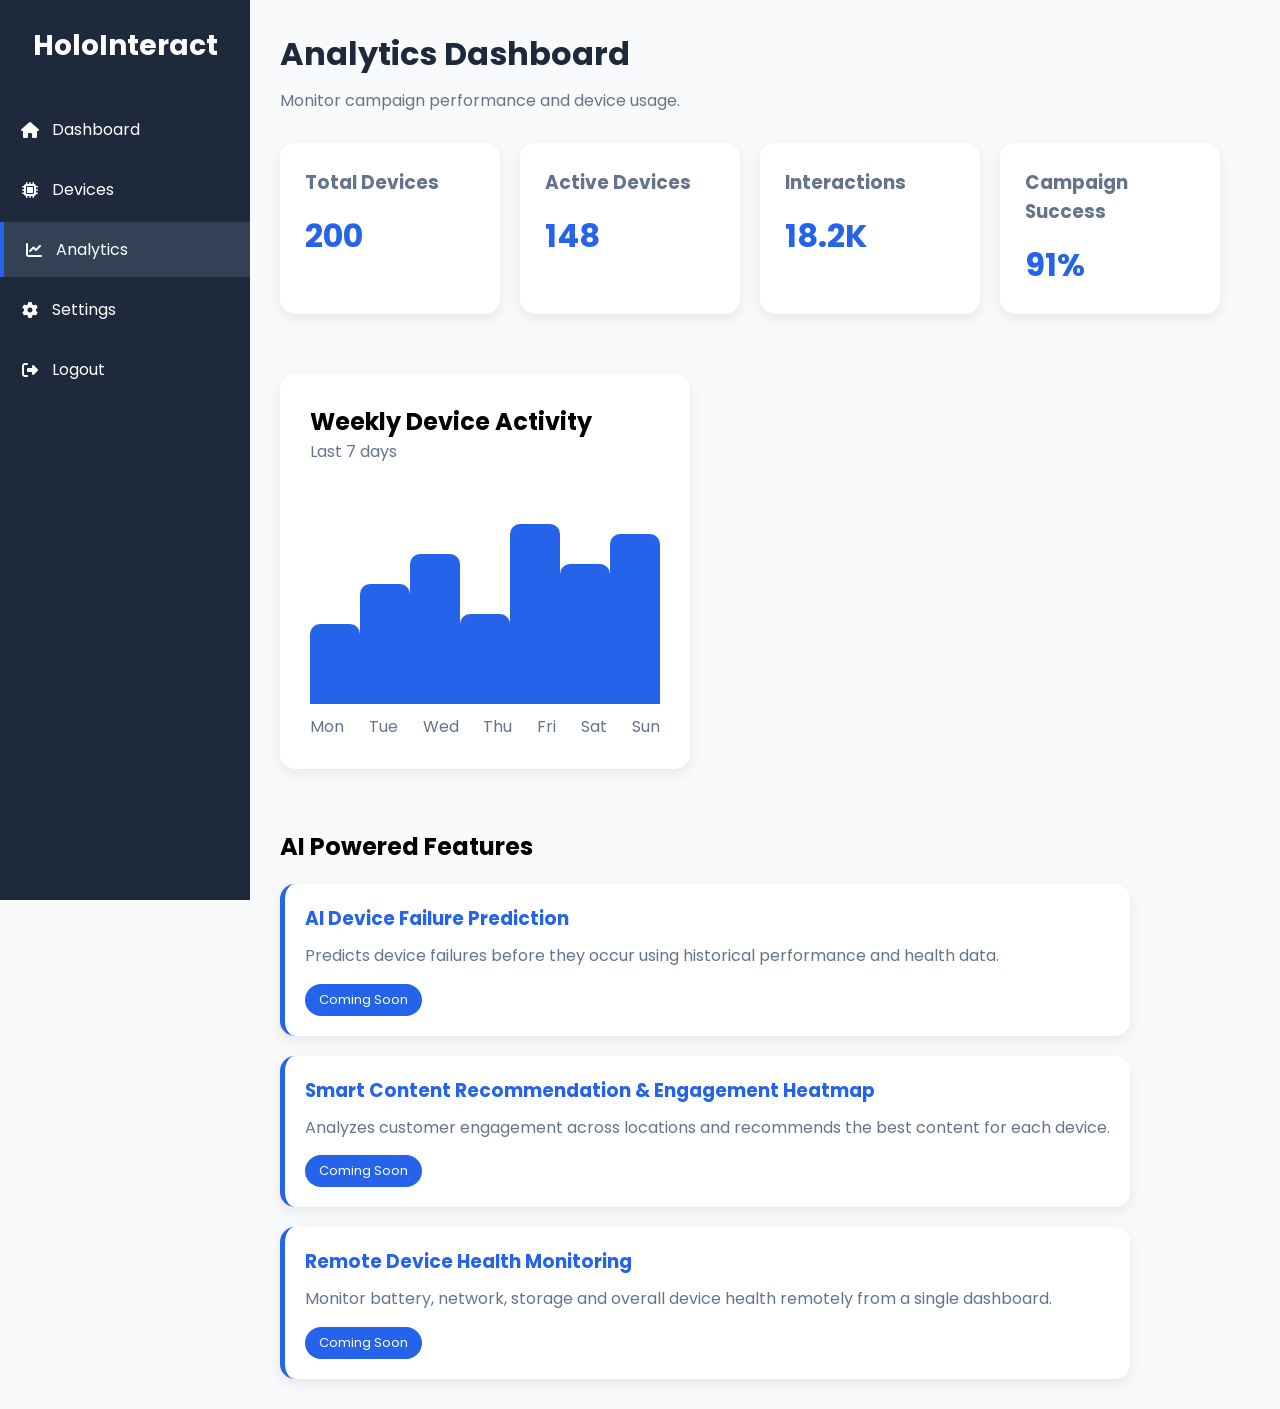
<file: analytics.html>
<!DOCTYPE html>
<html lang="en">
<head>
    <meta charset="UTF-8">
    <meta name="viewport" content="width=device-width, initial-scale=1.0">
    <title>Analytics-Dashboard</title>
    <link rel="stylesheet" href ="css/style.css">
<link href="https://fonts.googleapis.com/css2?family=Poppins:wght@300;400;500;600;700&display=swap" rel="stylesheet">
<link rel="stylesheet" href="https://cdnjs.cloudflare.com/ajax/libs/font-awesome/6.7.2/css/all.min.css">
</head>
<body>

<div class="dashboard">

    <div class="sidebar">

        <h2>HoloInteract</h2>

        <ul>

            <li>
                <a href="dashboard.html">
                    <i class="fa-solid fa-house"></i>
                    Dashboard
                </a>
            </li>

            <li>
                <a href="dashboard.html">
                    <i class="fa-solid fa-microchip"></i>
                    Devices
                </a>
            </li>

            <li class="active">
                <a href="analytics.html">
                    <i class="fa-solid fa-chart-line"></i>
                    Analytics
                </a>
            </li>

            <li>
                <a href="settings.html">
                    <i class="fa-solid fa-gear"></i>
                    Settings
                </a>
            </li>

            <li>
                <a href="index.html">
                    <i class="fa-solid fa-right-from-bracket"></i>
                    Logout
                </a>
            </li>

        </ul>

    </div>

    <div class="main-content">
        <h1>Analytics Dashboard</h1>
        <p>Monitor campaign performance and device usage.</p>
        <div class="stats">
            <div class="card">
                <h3>Total Devices</h3>
                <h2>200</h2>
            </div>
            <div class="card">
                <h3>Active Devices</h3>
                <h2>148</h2>
            </div>
            <div class="card">
                <h3>Interactions</h3>
                <h2>18.2K</h2>
            </div>
            <div class="card">
                <h3>Campaign Success</h3>
                <h2>91%</h2>
            </div>
<div class="chart-box">

    <h2>Weekly Device Activity</h2>
    <p>Last 7 days</p>
    <div class="bars">
        <div class="bar" style="height:80px;"></div>
        <div class="bar" style="height:120px;"></div>
        <div class="bar" style="height:150px;"></div>
        <div class="bar" style="height:90px;"></div>
        <div class="bar" style="height:180px;"></div>
        <div class="bar" style="height:140px;"></div>
        <div class="bar" style="height:170px;"></div>
           </div>
           <div class="days">
            <div>Mon</div>
            <div>Tue</div>
            <div>Wed</div>
            <div>Thu</div>
            <div>Fri</div>
            <div>Sat</div>
            <div>Sun</div>
           </div>
         </div>
         <div class="future-section">
            <h2>AI Powered Features</h2>
            <div class="feature-card">
    <h3>AI Device Failure Prediction</h3>
    <p>Predicts device failures before they occur using historical performance and health data.</p>
    <span class="coming-soon">Coming Soon</span>
</div>

<div class="feature-card">
    <h3>Smart Content Recommendation & Engagement Heatmap</h3>
    <p>Analyzes customer engagement across locations and recommends the best content for each device.</p>
    <span class="coming-soon">Coming Soon</span>
</div>

<div class="feature-card">
    <h3>Remote Device Health Monitoring</h3>
    <p>Monitor battery, network, storage and overall device health remotely from a single dashboard.</p>
    <span class="coming-soon">Coming Soon</span>
</div>
         </div>
    </div>
</div>
    
</body>
</html>
</file>
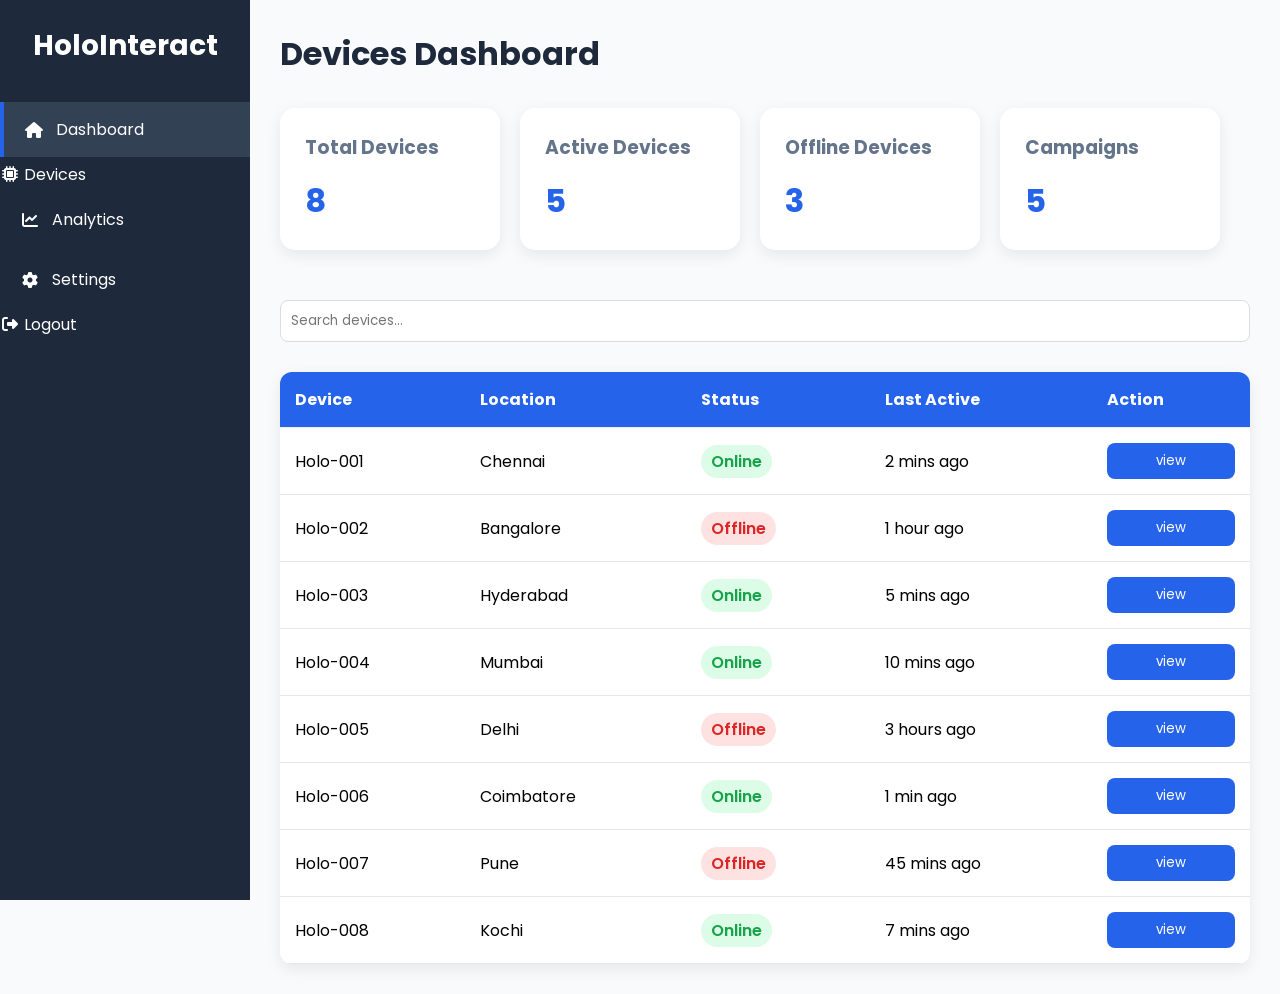
<file: dashboard.html>
<!DOCTYPE html>
<html lang="en">
<head>
    <meta charset="UTF-8">
    <meta name="viewport" content="width=device-width, initial-scale=1.0">
    <title>HoloInteract Dashboard</title>
    <link rel ="stylesheet" href ="css/style.css">
    <!-- Google Font -->
     <link href="https://fonts.googleapis.com/css2?family=Poppins:wght@300;400;500;600;700&display=swap" rel = "stylesheet">
     <link rel="stylesheet" href="https://cdnjs.cloudflare.com/ajax/libs/font-awesome/6.7.2/css/all.min.css">

</head>
<body>

<div class="dashboard">

    <div class="sidebar">
        <h2>HoloInteract</h2>

        <ul>
            <li class="active">
                <a href="dashboard.html">
                    <i class="fa-solid fa-house"></i> Dashboard
                </a>
            </li>

           <li id="devicesBtn">
   <i class="fas fa-microchip"></i>
   <span>Devices</span>
</li>

            <li>
                <a href="analytics.html">
                    <i class="fa-solid fa-chart-line"></i> Analytics
                </a>
            </li>

            <li>
                <a href="settings.html">
                    <i class="fa-solid fa-gear"></i> Settings
                </a>
            </li>

           
<li id="logoutBtn">
   <i class="fas fa-sign-out-alt"></i>
   <span>Logout</span>
</li>
        </ul>
    </div>

    <div class="main-content">
    <h1>Devices Dashboard</h1>

    <div class="stats">
    <div class="card">
        <h3>Total Devices</h3>
        <h2 id="totalDevices">0</h2>
    </div>

    <div class="card">
        <h3>Active Devices</h3>
        <h2 id="activeDevices">0</h2>
    </div>

    <div class="card">
        <h3>Offline Devices</h3>
        <h2 id="offlineDevices">0</h2>
    </div>

    <div class="card">
        <h3>Campaigns</h3>
        <h2 id="campaigns">5</h2>
    </div>
</div>

    <div class="search-container">
    <input
        type="text"
        id="searchInput"
        placeholder="Search devices..."
    >
</div>

<table class="device-table">
        <thead>
            <tr>
                <th>Device</th>
                <th>Location</th>
                <th>Status</th>
                <th>Last Active</th>
                <th>Action</th>
            </tr>
        </thead>

        <tbody id="deviceTable">
        </tbody>
    </table>
</div>

</div>

<script src="js/data.js"></script>
<script src="js/dashboard.js"></script>
<script>
    const devicesBtn = document.getElementById("devicesBtn");
    const logoutBtn = document.getElementById("logoutBtn");

    devicesBtn.addEventListener("click", () => {
        window.location.href = "devices.html";
    });

    logoutBtn.addEventListener("click", () => {
       window.location.href = "index.html";
    });
</script>
</body>
</html>
</file>
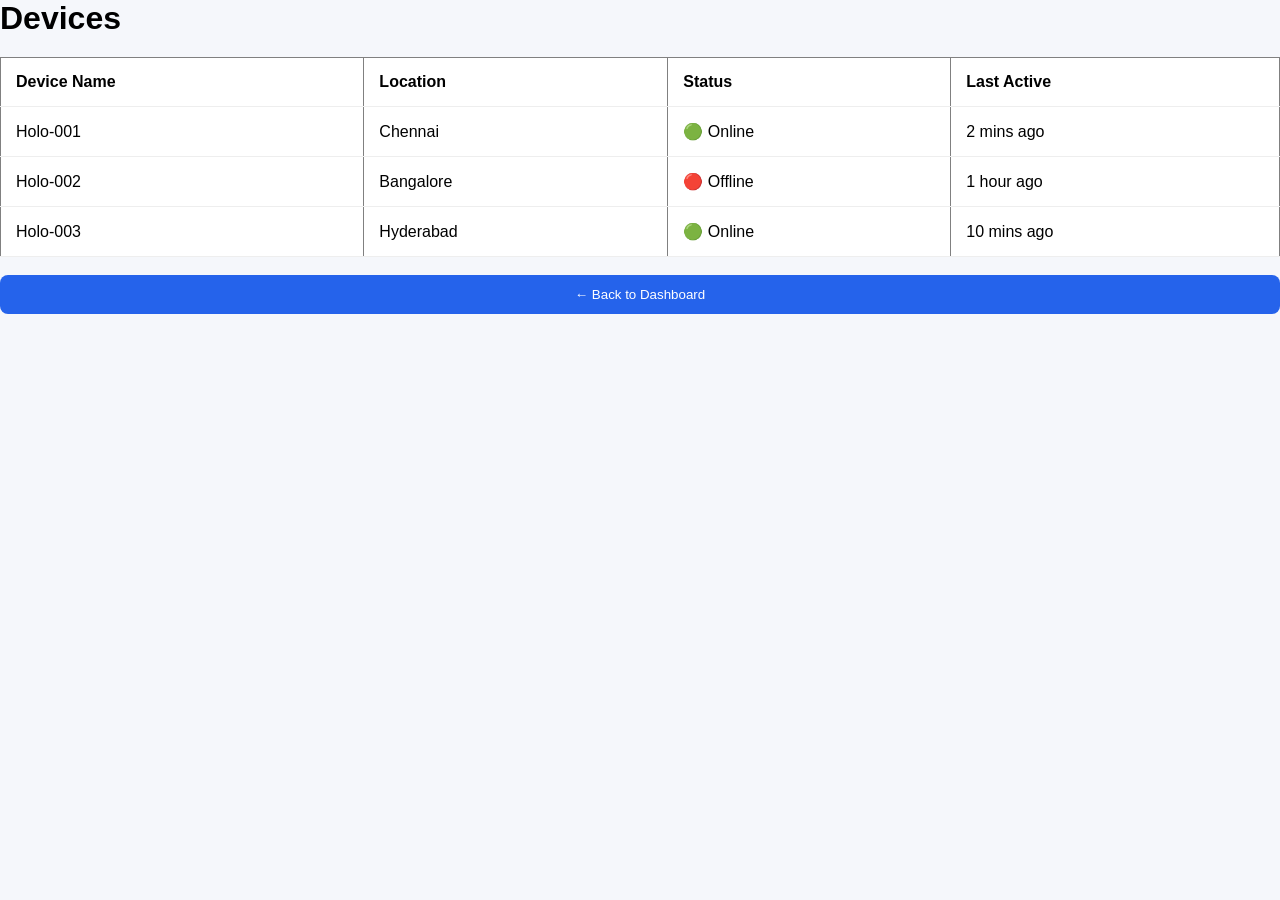
<file: devices.html>
<!DOCTYPE html>
<html lang="en">
<head>
    <meta charset="UTF-8">
    <meta name="viewport" content="width=device-width, initial-scale=1.0">
    <title>Devices</title>
</head>
<body>
    <!DOCTYPE html>
<html>
<head>
    <title>Devices</title>
    <link rel="stylesheet" href="css/style.css">
</head>
<body>

    <h1>Devices</h1>

    <table border="1" cellpadding="10">
        <thead>
            <tr>
                <th>Device Name</th>
                <th>Location</th>
                <th>Status</th>
                <th>Last Active</th>
            </tr>
        </thead>

        <tbody>
            <tr>
                <td>Holo-001</td>
                <td>Chennai</td>
                <td>🟢 Online</td>
                <td>2 mins ago</td>
            </tr>

            <tr>
                <td>Holo-002</td>
                <td>Bangalore</td>
                <td>🔴 Offline</td>
                <td>1 hour ago</td>
            </tr>

            <tr>
                <td>Holo-003</td>
                <td>Hyderabad</td>
                <td>🟢 Online</td>
                <td>10 mins ago</td>
            </tr>
        </tbody>
    </table>

    <br>

    <a href="dashboard.html">
        <button>← Back to Dashboard</button>
    </a>

</body>
</html>
</body>
</html>
</file>
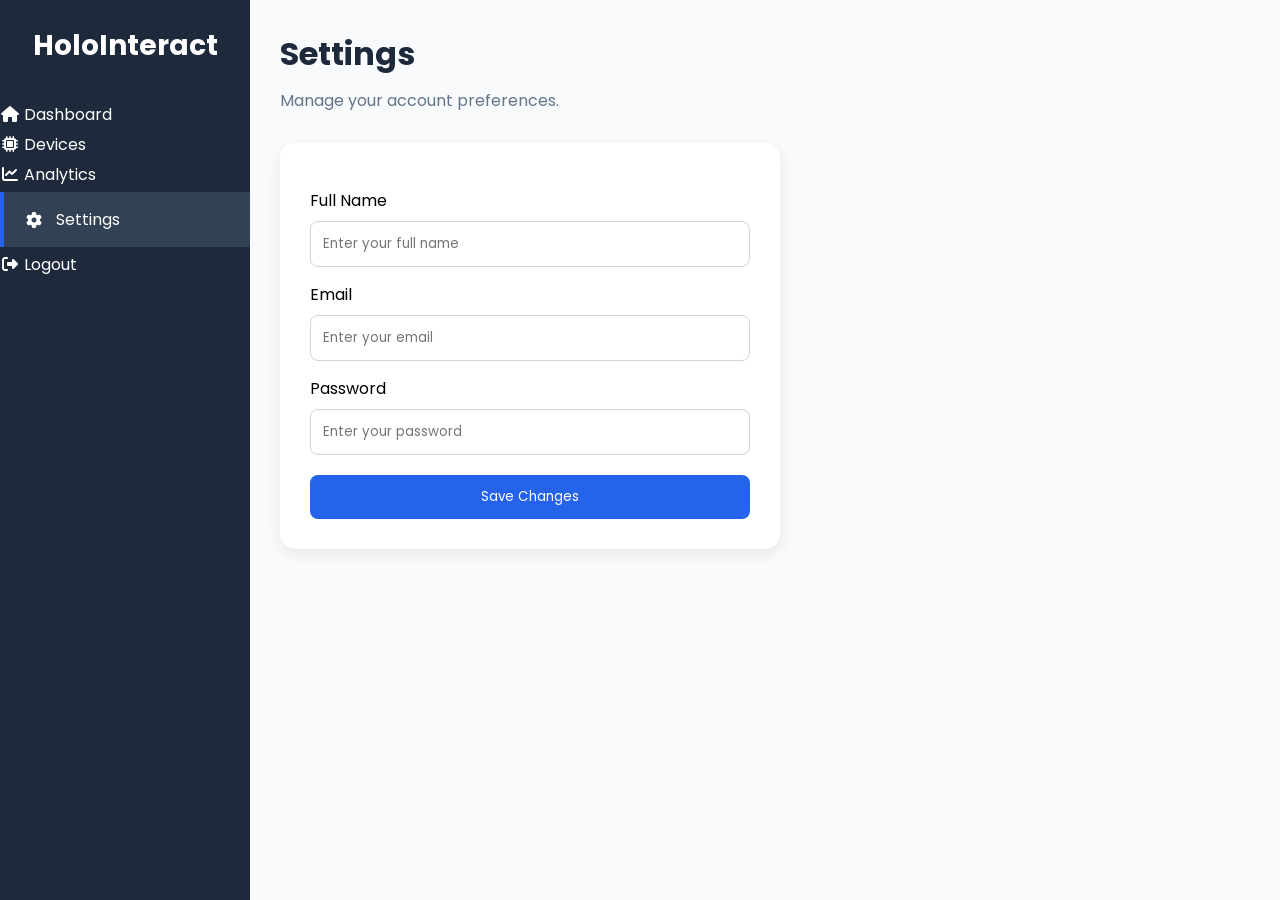
<file: settings.html>
<!DOCTYPE html>
<html lang="en">
<head>
    <meta charset="UTF-8">
    <meta name="viewport" content="width=device-width, initial-scale=1.0">
    <title>Settings</title>
    <link rel="stylesheet" href="css/style.css">
    <link href="https://fonts.googleapis.com/css2?family=Poppins:wght@300;400;500;600;700&display=swap" rel="stylesheet">
<link rel ="stylesheet" href="https://cdnjs.cloudflare.com/ajax/libs/font-awesome/6.7.2/css/all.min.css">
</head>
<body>
  <div class="dashboard">
    <div class="sidebar">
        <h2>HoloInteract</h2>
        <ul>
            <li><i class="fa-solid fa-house"></i> Dashboard</li>
            <li><i class="fa-solid fa-microchip"></i> Devices</li>
            <li><i class="fa-solid fa-chart-line"></i> Analytics</li>
            <li class="active"><a href="settings.html"><i class="fa-solid fa-gear"></i> Settings</a></li>
            <li><i class="fa-solid fa-right-from-bracket"></i> Logout</li>
        </ul>
    </div>
    <div class="main-content">
        <h1>Settings</h1>
        <p>Manage your account preferences.</p>
        <div class="settings-box">
            <label>Full Name</label>
            <input type="text" id="name" placeholder="Enter your full name">
            <label>Email</label>
            <input type="email" id="email" placeholder="Enter your email">
            <label>Password</label>
            <input type="password" id="password"  placeholder="Enter your password">
            <button id="saveBtn">Save Changes</button>
        </div>
    </div>
  </div>  
  <script src="js/settings.js"></script>
</body>
</html>
</file>
<file: css/style.css>
*{
    margin:0;
    padding:0;
    box-sizing:border-box;
    font-family: 'poppins', sans-serif;
    }
    body{
        background:#f5f7fb;
    }
    .container{
        display:flex;
        height:100vh;
        
    }
    .left-panel{
        width:50%;
        background:linear-gradient(135deg,#2563eb,#1d4ed8);
        color:white;
        display:flex;
        flex-direction:column;
        justify-content:center;
        padding: 60px;
    }
    .left-panel h1{
        font-size: 50px;
        margin-bottom: 15px;
        
    }
    .left-panel h2{
        margin-bottom:  20px;
    }
    .left-panel p{
        line-height: 1.8;
    }
    .login-card{
        width:50%;
        display:flex;
        justify-content:center;
        align-items:center;
        flex-direction:column;
        background:white;
    }
    form{
        width: 350px;
    }
    .input-box{
        display:flex;
        align-items:center;
        border: 1px solid #ddd;
        border-radius: 8px;
        padding: 12px;
        margin-bottom: 20px;
    }
    .input-box input{
        width:100%;
        border:none;
        outline:none;
        margin-left:  10px;
    }
    button{
        width:100%;
        padding: 12px;
        border:none;
        background:#2563eb;
        color:white;
        border-radius: 8px;
        cursor:pointer;

    }
    button:hover{
        background:#1d4ed8;
    }
    .login-card{
        position:relative;

    }
    .login-card form{
        background:white;
        padding: 30px;
        border-radius:15px;
        box-shadow:0 10px 25px rgba(0,0,0,0.1);
    }
    .options{
        display:flex;
        justify-content:space-between;
        margin: 20px 0;
        font-size: 14px;
    }
    .options a{
        text-decoration:none;
        color:#2563eb;
        font-weight:500;

    }
    .options a:hover{
        text-decoration:underline;

    }
    button{
        transition:0.3s;

    }
    button:hover{
        transform:translateY(-2px);
    }
   /* ================= Dashboard ================= */

.dashboard{
    display:flex;
    min-height:100vh;
    background:#f8fafc;
}

/* Sidebar */

.sidebar{
    width:250px;
    background:#1e293b;
    color:#fff;
    position:fixed;
    top:0;
    left:0;
    height:100vh;
    padding:25px 0;
}

.sidebar h2{
    text-align:center;
    margin-bottom:35px;
    font-size:28px;
}

.sidebar ul{
    list-style:none;
    padding:0;
    margin:0;
}

.sidebar li{
    margin:5px 0;
}

.sidebar li a{
    display:flex;
    align-items:center;
    gap:12px;
    padding:15px 20px;
    color:#fff;
    text-decoration:none;
    transition:.3s;
}

.sidebar li a:hover{
    background:#334155;
}

.sidebar li.active a{
    background:#334155;
    border-left:4px solid #2563eb;
}

.sidebar i{
    width:20px;
    text-align:center;
}

/* Main Content */

.main-content{
    margin-left:250px;
    width:calc(100% - 250px);
    min-height:100vh;
    padding:40px;
    background:#f8fafc;
}

.main-content h1{
    color:#1e293b;
    margin-bottom:10px;
}

.main-content p{
    color:#64748b;
}

/* Cards */

.stats{
    display:flex;
    gap:20px;
    flex-wrap:wrap;
    margin-top:30px;
}

.card{
    width:220px;
    background:#fff;
    padding:25px;
    border-radius:15px;
    box-shadow:0 5px 15px rgba(0,0,0,.08);
    transition:.3s;
}

.card:hover{
    transform:translateY(-5px);
}

.card h3{
    color:#64748b;
    margin-bottom:15px;
}

.card h2{
    color:#2563eb;
    font-size:32px;
}

/* Search */

.search-container{
    display:flex;
    gap:15px;
    margin:30px 0;
}

.search-container input{
    flex:1;
    padding:14px 18px;
    border:1px solid #d1d5db;
    border-radius:10px;
    outline:none;
}

.search-container button{
    width:150px;
}

/* Table */

.device-table{
    width:100%;
    border-collapse:collapse;
    background:#fff;
    border-radius:12px;
    overflow:hidden;
    box-shadow:0 5px 15px rgba(0,0,0,.08);
}

.device-table th{
    background:#2563eb;
    color:#fff;
    padding:15px;
    text-align:left;
}

.device-table td{
    padding:15px;
    border-bottom:1px solid #e5e7eb;
}

.device-table tbody tr:hover{
    background:#f8fafc;
}

.status-online{
    background:#dcfce7;
    color:#15803d;
    padding:6px 12px;
    border-radius:20px;
    font-weight:600;
}

.status-offline{
    background:#fee2e2;
    color:#dc2626;
    padding:6px 12px;
    border-radius:20px;
    font-weight:600;
}

.action-btn{
    background:#2563eb;
    color:#fff;
    border:none;
    padding:8px 18px;
    border-radius:8px;
    cursor:pointer;
}

.action-btn:hover{
    background:#1d4ed8;
}

/* Analytics */

.chart-box{
    margin-top:40px;
    background:#fff;
    padding:30px;
    border-radius:15px;
    box-shadow:0 5px 15px rgba(0,0,0,.08);
}

.bars{
    height:220px;
    display:flex;
    justify-content:space-around;
    align-items:flex-end;
    margin-top:20px;
}

.bar{
    width:50px;
    background:#2563eb;
    border-radius:10px 10px 0 0;
    transition:.3s;
}

.bar:hover{
    transform:scale(1.05);
}

.days{
    display:flex;
    justify-content:space-between;
    margin-top:10px;
    color:#64748b;
}

/* Settings */

.settings-box{
    width:500px;
    background:#fff;
    padding:30px;
    margin-top:30px;
    border-radius:15px;
    box-shadow:0 5px 15px rgba(0,0,0,.08);
}

.settings-box label{
    display:block;
    margin:15px 0 8px;
}

.settings-box input{
    width:100%;
    padding:12px;
    border:1px solid #d1d5db;
    border-radius:8px;
}

.settings-box button{
    margin-top:20px;
}

/* Future Features */

.future-section{
    margin-top:40px;
}

.feature-card{
    background:#fff;
    padding:20px;
    margin-top:20px;
    border-radius:15px;
    border-left:5px solid #2563eb;
    box-shadow:0 5px 15px rgba(0,0,0,.08);
    transition:.3s;
}

.feature-card:hover{
    transform:translateY(-5px);
}

.feature-card h3{
    color:#2563eb;
    margin-bottom:10px;
}

.feature-card p{
    color:#64748b;
    line-height:1.6;
    margin-bottom:15px;
}

.coming-soon{
    display:inline-block;
    background:#2563eb;
    color:#fff;
    padding:6px 14px;
    border-radius:20px;
    font-size:13px;
}
.main-content {
    flex: 1;
    padding: 30px;
}

table {
    width: 100%;
    border-collapse: collapse;
    margin-top: 20px;
    background: #fff;
}

th, td {
    padding: 15px;
    text-align: left;
    border-bottom: 1px solid #eee;
}

.action-btn {
    background: #2563eb;
    color: white;
    border: none;
    padding: 8px 15px;
    border-radius: 8px;
    cursor: pointer;
}

.status-online {
    color: #16a34a;
    background: #dcfce7;
    padding: 5px 10px;
    border-radius: 20px;
}

.status-offline {
    color: #dc2626;
    background: #fee2e2;
    padding: 5px 10px;
    border-radius: 20px;
}

#searchInput {
    padding: 10px;
    width: 300px;
    border: 1px solid #ddd;
    border-radius: 8px;
    margin-top: 20px;
}
#devicesBtn,
#logoutBtn {
    cursor: pointer;
}
</file>
